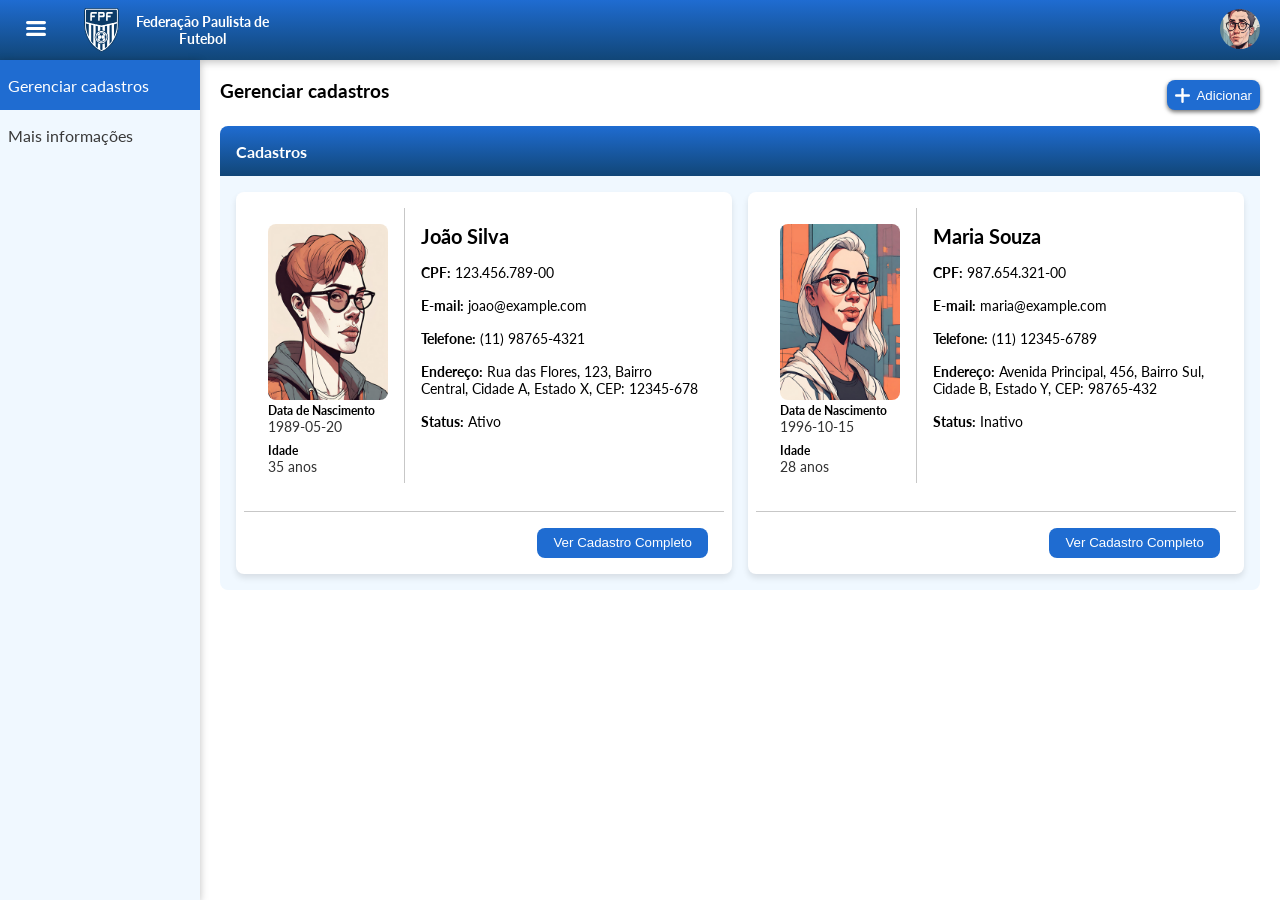
<file: index.html>
<!DOCTYPE html>
<html lang="en">

<head>
  <meta charset="UTF-8">
  <meta name="viewport" content="width=device-width, initial-scale=1.0">
  <title>Desafio Federação Paulista de Futebol</title>
  <link rel="icon" href="./assets/favicon.ico" />
  <link rel="stylesheet" href="../styles/styles.css">
  <link rel="preconnect" href="https://fonts.googleapis.com">
  <link rel="preconnect" href="https://fonts.gstatic.com" crossorigin>
  <link
    href="https://fonts.googleapis.com/css2?family=Lato:ital,wght@0,100;0,300;0,400;0,700;0,900;1,100;1,300;1,400;1,700;1,900&family=Montserrat:ital,wght@0,100;0,200;0,300;0,400;0,500;0,600;0,700;0,800;0,900;1,100;1,200;1,300;1,400;1,500;1,600;1,700;1,800;1,900&family=Roboto:ital,wght@0,100;0,300;0,400;0,500;1,100;1,300;1,400&display=swap"
    rel="stylesheet">
</head>

<body>
  <header>
    <button id="toggleMenu">
      <img src="../assets/menu.svg" alt="">
    </button>
    <div class="logo">
      <img src="../assets/logo.svg" alt="Logo da Empresa">
      <h4>Federação Paulista de Futebol</h4>
    </div>
    <div class="user">
      <img src="../assets/profilePictures/Perfil3.png" alt="Foto do Usuário">
    </div>
  </header>

  <main id="mainContent" class="mainContent">
    <nav>
      <ul id="nav-list">
        <li id='nav-item' class="active"><a href="#">Gerenciar cadastros</a></li>
        <li id='nav-item-more'><a href="#">Mais informações</a></li>
      </ul>
    </nav>
    <div id="mainContent-content" class="mainContent-content">
      <div class="mainContent-title">
        <h3>Gerenciar cadastros</h3>
        <button id="addPersonBtn">
          <img src="../assets/add.svg" alt="">
          Adicionar
        </button>
      </div>
      <div class="content-body">
        <div id="contentHeader" class="content-header">
          <h4>Cadastros</h4>
        </div>
        <div id="content" class="content">
        </div>
      </div>
    </div>
    <div id="more" class="more">
      <div class="content-body">
        <div id="contentHeader" class="content-header">
          <h4>Mais informações</h4>
        </div>
        <div class="content">
          <div class="more-content-card">
            <img src="./assets/profilePictures/Perfil4.png" alt="">
            <div class="content-text">
              <span>Desenvolvido por:</span>
              <div class="linkedin">
                <img src="./assets/linkedin.svg" alt="">
                <a href="https://www.linkedin.com/in/vin%C3%ADcius-f-4a6691128/" target="_blank">
                  <strong>Vinícius Farias Silva</strong>
                </a>
              </div>
              <span>Desenvolvedor Front-end Pleno</span>
            </div>
          </div>
        </div>
      </div>

    </div>
  </main>

  <div class="modal" id="personInfoModal">
    <!-- Modal para adicionar nova pessoa -->
  </div>

  <div id="addPersonModal" class="form-modal">
    <div class="form-modal-content">
      <span class="close">&times;</span>
      <h2>Cadastrar nova pessoa</h2>
      <form id="personForm">
        <div>
          <label for="photo">Foto:</label>
          <input type="file" id="photo" name="photo" accept="image/*" required>
        </div>
        <div>
          <label for="name">Nome:</label>
          <input type="text" id="name" name="name" required>
        </div>
        <div>
          <label for="address">Endereço:</label>
          <input type="text" id="address" name="address" required>
        </div>
        <div>
          <label for="email">E-mail:</label>
          <input type="email" id="email" name="email" required>
        </div>
        <div>
          <label for="phone">Telefone:</label>
          <input type="tel" id="phone" name="phone" required>
        </div>
        <div>
          <label for="birthdate">Data de Nascimento:</label>
          <input type="date" id="birthdate" name="birthdate" required>
        </div>
        <div>
          <label for="gender">Gênero:</label>
          <select id="gender" name="gender" required>
            <option value="">Selecione</option>
            <option value="male">Masculino</option>
            <option value="female">Feminino</option>
            <option value="other">Outro</option>
          </select>
        </div>

        <button type="submit">Salvar</button>
      </form>
    </div>
  </div>
  </div>

  <script src="../scripts/script.js"></script>
</body>

</html>
</file>
<file: styles/styles.css>
* {
  box-sizing: border-box
}

body {
  margin: 0;
  font-family: "Lato", sans-serif;

  h1,
  h2,
  h3,
  h4,
  p {
    margin: 0px;
  }

  button {
    background-color: transparent;
    border: none;
    cursor: pointer;
  }
}

header {
  display: flex;
  background: linear-gradient(#1f6cd1, #114677);
  color: #fff;
  padding: 10px 20px;
  align-items: center;
  height: 60px;
  box-shadow: 0px 2px 8px #00000040;

  .logo {
    margin-left: 32px;
    display: flex;
    align-items: center;
    gap: 8px;

    img {
      width: 35px;
    }

    h4 {
      font-size: 14px;
      max-width: 150px;
      text-align: center;
    }
  }

  .user {
    margin-left: auto;

    img {
      width: 40px;
      height: 40px;
      border-radius: 50%;
      object-fit: cover;
    }
  }

  button {
    img {
      width: 20px;
    }
  }
}

.mainContent {
  display: flex;
  height: calc(100vh - 60px);

  nav {
    background-color: aliceblue;
    width: 200px;
    transition: width 0.3s ease;
    box-shadow: 0px 2px 8px #00000040;

    ul {
      list-style: none;
      padding: 0;
      margin: 0;
    }

    .noShow {
      display: none;
    }

    li {
      display: flex;
      align-items: center;
      width: 100%;
      height: 50px;
    }

    a {
      width: 100%;
      text-decoration: none;
      padding: 8px;
      color: #393939;
      display: block;
    }
  }

  nav.hidden {
    width: 0;
    min-width: 0 !important;
  }

  nav li:hover {
    background-color: #5f85b4;

    a {
      color: white;
    }
  }

  nav li.active {
    background-color: #1f6cd1;

    a {
      color: white !important;
    }
  }
}

.mainContent-content {
  width: calc(100vw - 200px);
  padding: 20px;
  display: flex;
  flex-direction: column;
  gap: 16px;

  .mainContent-title {
    display: flex;
    justify-content: space-between;
    width: 100%;

    button {
      height: 30px;
      padding: 8px;
      gap: 6px;
      display: flex;
      align-items: center;
      justify-content: center;
      background-color: #1f6cd1;
      border-radius: 8px;
      color: white;
      box-shadow: 0px 2px 4px #00000090;

      img {
        width: 15px;
        height: 15px;
      }
    }

    button:hover {
      background-color: #11304e;
    }
  }
}

.mainContent-content--fullWidth {
  width: 100% !important;
}

.content-body {
  border-radius: 8px;
  overflow: hidden;
}

.content-header {
  height: 50px;
  display: flex;
  padding: 16px;
  align-items: center;
  color: white;
  background: linear-gradient(#1f6cd1, #114677);
}

.content {
  display: grid;
  grid-template-columns: 1fr 1fr;
  gap: 16px;
  padding: 16px;
  background-color: aliceblue;
}

/*========INFO-MODAL========*/

.modal {
  width: 100vw;
  height: 100vh;
  display: none;
  position: fixed;
  top: 50%;
  left: 50%;
  transform: translate(-50%, -50%);
  background-color: #00000080;
  padding: 20px;
  border: 1px solid #ccc;

  .modalContent {
    display: flex;
    gap: 8px;
    background-color: white;
    width: 600px;
    padding: 16px;
    border-radius: 8px;

    img {
      width: 200px;
      border-radius: 8px;
      padding-right: 16px;
      border-right: 1px solid #c7c7c7;
      object-fit: cover;
    }

    .modal-details {
      display: flex;
      flex-direction: column;
      padding: 16px;
      gap: 16px;

      h2 {
        font-size: 20px;
      }

      span {
        font-size: 14px;
      }
    }
  }
}

.showModal {
  display: block;
  display: flex;
  justify-content: center;
  align-items: center;
}

/*=========CARD=======*/
.card {
  background-color: #fff;
  box-shadow: 0 4px 6px rgba(0, 0, 0, 0.1);
  border-radius: 8px;
  overflow: hidden;
  display: flex;
  flex-direction: column;
  padding: 8px;

  .cardContent {
    overflow: hidden;
    margin-bottom: 20px;
    display: flex;
    padding: 8px;

    img {
      object-fit: cover;
      width: 120px;
      max-height: 200px;
      border-radius: 8px;
    }

    .details {
      padding: 16px;
      padding-bottom: 8px;
      border-right: 1px solid #c7c7c7;


      .name-age {
        display: flex;
        flex-direction: column;
        gap: 8px;

        .name-age-content {
          display: flex;
          flex-direction: column;
          gap: 0px;

          strong {
            font-weight: bold;
            font-size: 12px;
          }

          span {
            font-size: 14px;
            color: #323232;
          }
        }
      }
    }

    .full-details {
      display: flex;
      flex-direction: column;
      padding: 16px;
      gap: 16px;

      h2 {
        font-size: 20px;
      }

      span {
        font-size: 14px;
      }
    }
  }

  .seeMore {
    display: flex;
    justify-content: end;
    padding: 16px;
    padding-bottom: 8px;
    border-top: 1px solid #c7c7c7;

    button {
      color: white;
      height: 30px;
      border-radius: 8px;
      padding: 0 16px;
      background-color: #1f6cd1;
    }

    button:hover {
      background-color: #2c6497;
    }
  }

}

/*=======FORM-MODAL=========*/

.form-modal {
  width: 100vw;
  height: 100vh;
  display: none;
  position: fixed;
  top: 50%;
  left: 50%;
  transform: translate(-50%, -50%);
  background-color: #00000080;
  padding: 20px;
  border: 1px solid #ccc;
}

.form-modal-content {
  background-color: #fefefe;
  border-radius: 8px;
  margin: 10% auto;
  padding: 20px;
  border: 1px solid #888;
  width: 80%;
  max-width: 400px;

  h2 {
    margin-bottom: 16px;
  }

  #personForm {
    display: flex;
    flex-direction: column;
    gap: 8px;
    max-width: 350px;

    label {
      font-weight: bold;
      font-size: 14px;
    }

    input {
      height: 30px;
      border: 1px solid lightgray;
      border-radius: 8px;
    }

    #photo {
      border: none;
      cursor: pointer;
    }

    #birthdate {
      cursor: pointer;
    }

    select {
      height: 30px;
      border: 1px solid lightgray;
      border-radius: 8px;
      max-width: 150px;
      cursor: pointer;
    }

    button {
      margin-left: auto;
      background-color: #2c6497;
      color: white;
      border-radius: 8px;
      height: 30px;
    }

    button:hover {
      background-color: #072038;
    }
  }
}

.close {
  color: #aaa;
  float: right;
  font-size: 28px;
  font-weight: bold;
}

.close:hover,
.close:focus {
  color: black;
  text-decoration: none;
  cursor: pointer;
}

@media screen and (max-width: 850px) {
  .mainContent {
    display: flex;
    height: calc(100vh - 50px);

    nav {
      position: absolute;
      height: 100vh;
      left: 0;
      width: 0;

      li {
        display: none;
      }

      .noShow {
        display: block;
      }

      .noShowMobile {
        display: flex;
      }
    }

    nav.hidden {
      width: 200px;
      min-width: 0 !important;
    }
  }

  .mainContent-content {
    width: calc(100vw);
  }

  .content {
    grid-template-columns: 1fr;
    overflow-y: scroll;
    max-height: calc(100vh - 200px);
  }

  .card {
    .cardContent {
      .full-details {
        strong {
          font-size: 14px;
        }

        span {
          font-size: 12px;
        }
      }
    }
  }

  .modalContent {
    img {
      width: 150px !important;
      height: 180px;
    }
  }

  .more {
    width: 100vw !important;
  }

}

/*=========MORE===========*/
.more {
  width: calc(100vw - 200px);
  padding: 20px;
  display: none;
  flex-direction: column;
  gap: 16px;
}

.more-content-card {
  display: flex;
  background-color: #ffffff;
  box-shadow: 0px 2px 8px #00000040;
  padding: 16px;
  gap: 8px;
  border-radius: 16px;

  img {
    width: 150px;
  }

  a {
    text-decoration: none;
    color: black;
  }

  a:hover {
    color: #4F646F !important;

    svg {
      color: #4F646F !important;
    }
  }

  .content-text {
    display: flex;
    flex-direction: column;
    gap: 8px;

    span {
      font-size: 14px;
    }
  }

  .linkedin {
    display: flex;

    img {
      width: 20px;
    }
  }
}
</file>
